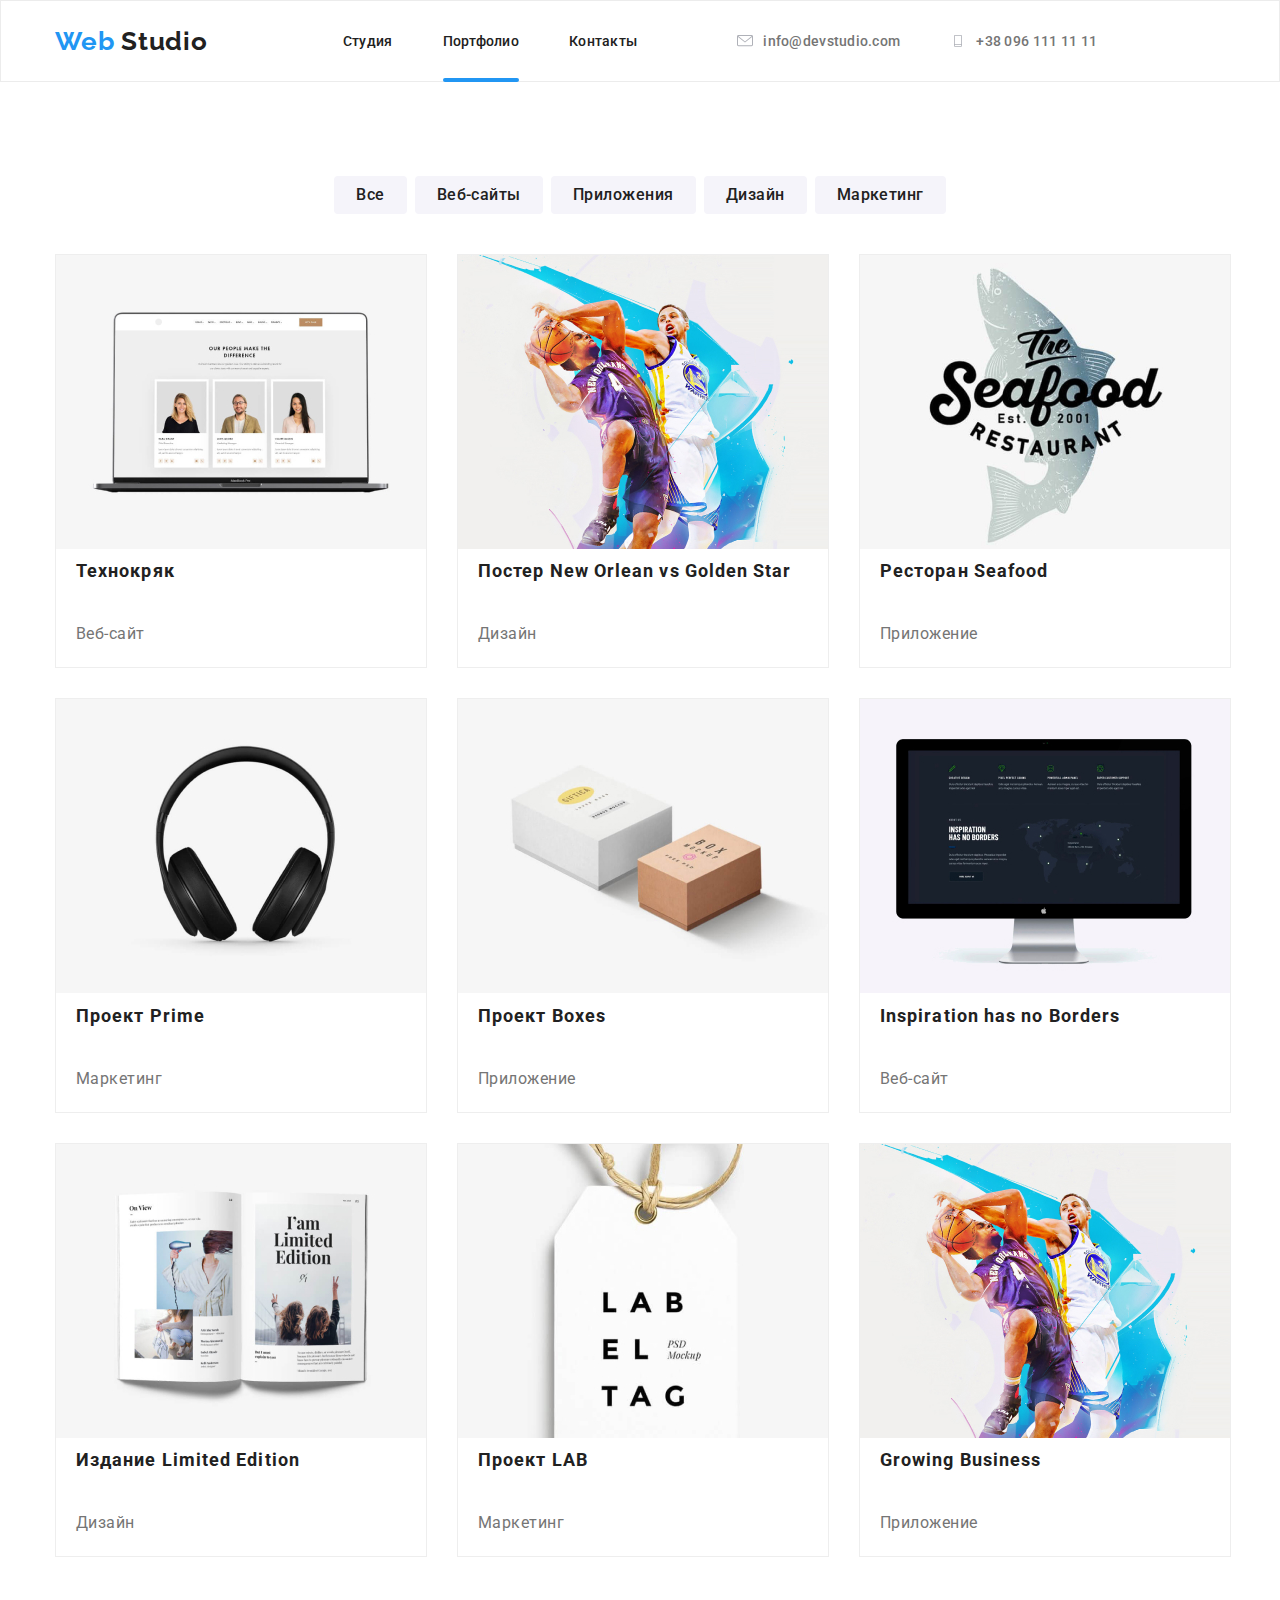
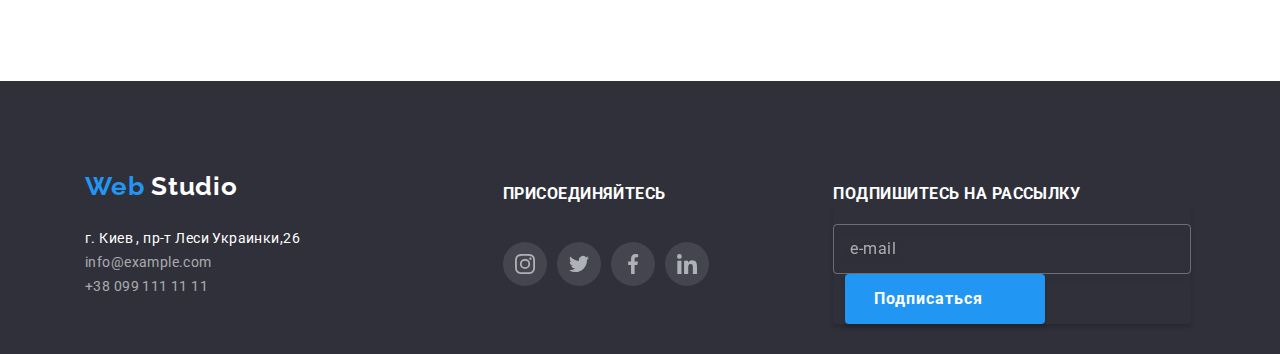
<file: portfolio.html>
<!DOCTYPE html>
<html lang="ru">
	<head>
		<meta charset="UTF-8" />
		<meta name="viewport" content="width=device-width, initial-scale=1.0" />
		<meta http-equiv="X-UA-Compatible" content="ie=edge" />
		<link rel="icon" href="./favicon.ico" type="image/x-icon" />
		<link
			href="https://fonts.googleapis.com/css2?family=Raleway:wght@700&family=Roboto:wght@400;500;700;900&display=swap"
			rel="stylesheet"
		/>
		<link rel="stylesheet" href="./css/normalize.css" />
		<link rel="stylesheet" href="./css/style.css" />
		<title>Web Studio - portfolio</title>
	</head>
	<body>
		<!-- Шапка сайту -->
		<header>
			<div class="container flex">
				<nav class="flex-header">
					<div class="logo">
						<!-- <img src="./images/logo.svg" alt="Логотип компанії" /> -->
						<a href="index.html" title="Main page">
							<span class="web">Web</span>
							<span class="studio">Studio</span>
						</a>
					</div>
					<ul class="link-menu list">
						<li class="item">
							<a href="https://ljubik.github.io/goit-markup-hw-05/index.html" class="menu-line">Cтудия</a>
						</li>
						<li class="item"><a href="portfolio.html" class="menu-line current">Портфолио</a></li>
						<li class="item"><a href="#contacts" class="menu-line">Контакты</a></li>
					</ul>
					<ul class="link-contact list">
						<li class="item">
							<a href="mailto:info@devstudio.com" class="link">
								<span class="link-item">
									<svg class="icon" width="10" height="16">
										<use xlink:href="./images/sprite.svg#icon_mail"></use>
									</svg>
								</span>

								<span>info@devstudio.com</span>
							</a>
						</li>
						<li class="item">
							<a href="tel:+380961111111" class="link">
								<span class="link-item">
									<svg class="icon" width="10" height="16">
										<use xlink:href="./images/sprite.svg#icon_mobile"></use>
									</svg>
								</span>

								<span>+38 096 111 11 11</span>
							</a>
						</li>
					</ul>
				</nav>
			</div>
		</header>
		<!-- Основний контент -->
		<main>
			<h1 hidden>Портфоліо, галерея робіт</h1>
			<!-- розділ galery -->
			<section class="gallery-section" title="Gallery">
				<div class="container">
					<ul class="btn-gal-group list">
						<li class="btn-gal-item"><button class="btn btn-gallery">Все</button></li>
						<li class="btn-gal-item"><button class="btn btn-gallery">Веб-сайты</button></li>
						<li class="btn-gal-item"><button class="btn btn-gallery">Приложения</button></li>
						<li class="btn-gal-item"><button class="btn btn-gallery">Дизайн</button></li>
						<li class="btn-gal-item"><button class="btn btn-gallery">Маркетинг</button></li>
					</ul>
					<div class="gallery">
						<ul class="gallery-list list">
							<li class="gal-item">
								<div class="card-gallery">
									<div class="gal-card-img">
										<a href="#">
											<img src="images/portfolio-1.jpg" alt="Photo portfolio" width="370" height="294" />
										</a>
										<div class="gal-card-overlay">
											<div class="gal-card-actions">
												<div class="gal-card-text">
													Технокряк это современная площадка распространения коронавируса. Компании используют эту
													платформу для цифрового шпионажа и атак на защищённые сервера конкурентов.
												</div>
											</div>
										</div>
									</div>

									<div class="gal-card-info">
										<h2 class="gal-title">Технокряк</h2>

										<p class="gal-text">Веб-сайт</p>
									</div>
								</div>
							</li>
							<li class="gal-item">
								<div class="card-gallery">
									<div class="gal-card-img">
										<a href="#">
											<img src="images/portfolio-2.jpg" alt="Photo portfolio" width="370" height="294" />
										</a>
										<div class="gal-card-overlay">
											<div class="gal-card-actions">
												<div class="gal-card-text"></div>
											</div>
										</div>
									</div>
									<div class="gal-card-info">
										<h2 class="gal-title">Постер New Orlean vs Golden Star</h2>

										<p class="gal-text">Дизайн</p>
									</div>
								</div>
							</li>
							<li class="gal-item">
								<div class="card-gallery">
									<div class="gal-card-img">
										<a href="#">
											<img src="images/portfolio-3.jpg" alt="Photo portfolio" width="370" height="294" />
										</a>
										<div class="gal-card-overlay">
											<div class="gal-card-actions">
												<div class="gal-card-text"></div>
											</div>
										</div>
									</div>

									<div class="gal-card-info">
										<h2 class="gal-title">Ресторан Seafood</h2>

										<p class="gal-text">Приложение</p>
									</div>
								</div>
							</li>
							<li class="gal-item">
								<div class="card-gallery">
									<div class="gal-card-img">
										<a href="#">
											<img src="images/portfolio-4.jpg" alt="Photo portfolio" width="370" height="294" />
										</a>
										<div class="gal-card-overlay">
											<div class="gal-card-actions">
												<div class="gal-card-text"></div>
											</div>
										</div>
									</div>

									<div class="gal-card-info">
										<h2 class="gal-title">Проект Prime</h2>

										<p class="gal-text">Маркетинг</p>
									</div>
								</div>
							</li>
							<li class="gal-item">
								<div class="card-gallery">
									<div class="gal-card-img">
										<a href="#">
											<img src="images/portfolio-5.jpg" alt="Photo portfolio" width="370" height="294" />
										</a>
										<div class="gal-card-overlay">
											<div class="gal-card-actions">
												<div class="gal-card-text"></div>
											</div>
										</div>
									</div>

									<div class="gal-card-info">
										<h2 class="gal-title">Проект Boxes</h2>

										<p class="gal-text">Приложение</p>
									</div>
								</div>
							</li>
							<li class="gal-item">
								<div class="card-gallery">
									<div class="gal-card-img">
										<a href="#">
											<img src="images/portfolio-6.jpg" alt="Photo portfolio" width="370" height="294" />
										</a>
										<div class="gal-card-overlay">
											<div class="gal-card-actions">
												<div class="gal-card-text"></div>
											</div>
										</div>
									</div>

									<div class="gal-card-info">
										<h2 class="gal-title">Inspiration has no Borders</h2>

										<p class="gal-text">Веб-сайт</p>
									</div>
								</div>
							</li>
							<li class="gal-item">
								<div class="card-gallery">
									<div class="gal-card-img">
										<a href="#">
											<img src="images/portfolio-7.jpg" alt="Photo portfolio" width="370" height="294" />
										</a>
										<div class="gal-card-overlay">
											<div class="gal-card-actions">
												<div class="gal-card-text"></div>
											</div>
										</div>
									</div>

									<div class="gal-card-info">
										<h2 class="gal-title">Издание Limited Edition</h2>

										<p class="gal-text">Дизайн</p>
									</div>
								</div>
							</li>
							<li class="gal-item">
								<div class="card-gallery">
									<div class="gal-card-img">
										<a href="#">
											<img src="images/portfolio-8.jpg" alt="Photo portfolio" width="370" height="294" />
										</a>
										<div class="gal-card-overlay">
											<div class="gal-card-actions">
												<div class="gal-card-text"></div>
											</div>
										</div>
									</div>

									<div class="gal-card-info">
										<h2 class="gal-title">Проект LAB</h2>

										<p class="gal-text">Маркетинг</p>
									</div>
								</div>
							</li>
							<li class="gal-item">
								<div class="card-gallery">
									<div class="gal-card-img">
										<a href="#">
											<img src="images/portfolio-2.jpg" alt="Photo portfolio" width="370" height="294" />
										</a>
										<div class="gal-card-overlay">
											<div class="gal-card-actions">
												<div class="gal-card-text"></div>
											</div>
										</div>
									</div>

									<div class="gal-card-info">
										<h2 class="gal-title">Growing Business</h2>

										<p class="gal-text">Приложение</p>
									</div>
								</div>
							</li>
						</ul>
					</div>
				</div>
			</section>
		</main>
		<!-- Нижня частина сайту -->
		<footer id="contacts">
			<div class="container">
				<div class="footer">
					<ul class="foot-list list">
						<li class="foot-address">
							<div class="logo">
								<a href="index.html" title="Main page">
									<span class="web">Web</span>
									<span class="studio-down">Studio</span>
									<br />
								</a>
							</div>
							<div class="address">
								<address>г. Киев , пр-т Леси Украинки,26</address>

								<p><a href="mailto:info@example.com" class="down-cont-link">info@example.com</a></p>
								<p><a href="tel:380991111111" class="down-cont-link">+38 099 111 11 11</a></p>
							</div>
						</li>
						<li class="foot-social">
							<h4>Присоединяйтесь</h4>
							<div class="social">
								<ul class="team-list list">
									<li class="foot-social-card">
										<a
											href="https://instagram.com/"
											class="social-link"
											aria-label="Instagram"
											target="_blank"
											rel="noopener noreferrer"
										>
											<svg class="icon social" width="20" height="20">
												<use xlink:href="./images/sprite.svg#icon_instagram"></use>
											</svg>
										</a>
									</li>
									<li class="foot-social-card">
										<a
											href="https://twitter.com/"
											class="social-link"
											aria-label="Twitter"
											target="_blank"
											rel="noopener noreferrer"
										>
											<svg class="icon social" width="20" height="20">
												<use xlink:href="./images/sprite.svg#icon_twitter"></use>
											</svg>
										</a>
									</li>
									<li class="foot-social-card">
										<a
											href="https://facebook.com/"
											class="social-link"
											aria-label="Facebook"
											target="_blank"
											rel="noopener noreferrer"
										>
											<svg class="icon social" width="20" height="20">
												<use xlink:href="./images/sprite.svg#icon_facebook"></use>
											</svg>
										</a>
									</li>
									<li class="foot-social-card">
										<a
											href="https://linkedin.com/"
											class="social-link"
											aria-label="Linkedin"
											target="_blank"
											rel="noopener noreferrer"
										>
											<svg class="icon social" width="20" height="20">
												<use xlink:href="./images/sprite.svg#icon_linkedin"></use>
											</svg>
										</a>
									</li>
								</ul>
							</div>
						</li>
						<li class="foot-subscribe">
							<h4>Подпишитесь на рассылку</h4>
							<form action="/" id="usrform">
								<input type="text" placeholder="e-mail" class="inpt-mail" name="usrname" />
								<button class="btn-subscribe">
									Подписаться
								</button>
							</form>
						</li>
					</ul>
				</div>
			</div>
		</footer>
	</body>
</html>
</file>
<file: css/style.css>
html {
	box-sizing: border-box;
}

*,
*::before,
*::after {
	box-sizing: inherit;
	margin: 0;
	padding: 0;
	/*outline: 2px solid blue;*/
}

/* *[ Index page style ]* */

/* font-family: 'Raleway', sans-serif;
font-family: 'Roboto', sans-serif; */

:root {
	--dark-color: #212121;
	--body-color: #757575;
	--icon-color: #afb1b8;
	--link-color: #2196f3;
	--light-color: #ffffff;
	--footer-bgcolor: #2f303a;
	--bkg-lite-color: #f5f4fa;
	--bkg-card-color: rgba(47, 48, 58, 0.8);
	--box-shadow-dark: rgba(0, 0, 0, 0.15);
}

body {
	font-family: "Roboto", sans-serif;
	font-style: normal;
	font-weight: normal;
	letter-spacing: 0.03em;
	color: var(--dark-color);
}

a {
	text-decoration: none;
	color: var(--dark-color);
}

/* img {
	display: block;
	width: 100%;
	height: auto;
	clear: left;
} */

a:hover,
a:focus {
	color: var(--link-color);
	fill: var(--link-color);
	transition: color 250ms cubic-bezier(0.4, 0, 0.2, 1);
	transition: fill 250ms cubic-bezier(0.4, 0, 0.2, 1);
}

header {
	border: 1px solid #ececec;
}

.container {
	width: 1200px;
	padding-left: 15px;
	padding-right: 15px;
	margin-left: auto;
	margin-right: auto;
}

.flex {
	display: flex;
}

.flex-header {
	display: flex;
	align-items: center;
}

.nav {
	margin-top: 32px;
	margin-bottom: 32px;
}

.logo {
	font-family: "Raleway", sans-serif;
	font-style: normal;
	font-weight: bold;
	font-size: 26px;
	line-height: 1.192;
	letter-spacing: 0.03em;
	left: 215px;
	top: 24px;
	margin-right: 85px;
	display: inline-block;
}

.web {
	color: var(--link-color);
}

.studio {
	color: var(--dark-color);
}

.list {
	list-style: none;
	padding: 0;
	margin: 0;
}

.link-menu {
	display: flex;
	margin-left: 50px;
	padding-top: 32px;
	padding-bottom: 32px;
	font-size: 14px;
	font-weight: 500;
	letter-spacing: 0.02em;
}

.link-contact {
	display: flex;
	margin-left: 50px;
	padding-top: 32px;
	padding-bottom: 32px;
	flex-direction: row;
	font-size: 14px;
	font-weight: 500;
	letter-spacing: 0.02em;
}

.link-contact .link {
	display: flex;
}

.link-item {
	display: flex;
	align-items: center;
	margin-right: 10px;
}

.icon {
	fill: var(--icon-color);
}

.link-contact svg {
	width: 16px;
	height: 12px;
	align-items: baseline;
}

.link-contact a {
	color: var(--body-color);
	fill: var(--link-color);
}

.link .svg {
	display: inline;
	vertical-align: middle;
}

.link-contact a:hover,
.link-contact a:focus,
.link-contact svg:hover,
.link-contact svg:focus {
	color: var(--link-color);
	--icon-color: var(--link-color);
	transition: color 250ms cubic-bezier(0.4, 0, 0.2, 1);
}

.item {
	margin-right: 50px;
	position: relative;
}

.menu-line::after {
	position: absolute;
	content: "";
	top: 45px;
	display: block;
	left: 0;
	bottom: 0;
	width: 100%;
	height: 4px;
	border-radius: 2px;
	background-color: var(--link-color);
	z-index: 2;
	opacity: 0;
	transform: scaleX(0);
	transition: transform 250ms cubic-bezier(0.4, 0, 0.2, 1), opacity 250ms cubic-bezier(0.4, 0, 0.2, 1);
}

.menu-line.current::after {
	opacity: 1;
	transform: scaleX(1);
}

.menu-line:hover::after {
	opacity: 1;
	transform: scaleX(1);
}

.hero {
	padding-bottom: 200px;
	padding-top: 200px;
	background-image: linear-gradient(rgba(47, 48, 58, 0.4), rgba(47, 48, 58, 0.4)), url(../images/Header_img_opt.png);
	max-width: 1600px;
	display: flex;
	flex-wrap: wrap;
	align-items: center;
	justify-content: center;
	margin: 0 auto;
}

.hero-center {
	text-align: center;
	margin: 0 auto;
}

.hero-high-text {
	font-family: "Roboto", sans-serif;
	font-style: normal;
	letter-spacing: 0.06em;
	color: var(--light-color);
	width: 696px;
	font-weight: 900;
	font-size: 44px;
	line-height: 1.363;
	text-transform: uppercase;
	text-align: center;
	display: flex;
	justify-content: center;
	align-items: center;
	margin: 0 auto;
	padding-bottom: 30px;
}

.btn-hero {
	margin: 0 auto;
	font-weight: bold;
	font-size: 16px;
	line-height: 1.875;
	display: flex;
	align-items: center;
	color: var(--light-color);
	border: none;
	border-radius: 4px;
	box-shadow: 0px 4px 4px rgba(0, 0, 0, 0.15);
	background: var(--link-color);
	width: 200px;
	padding: 10px;
	justify-content: center;
	align-items: center;
}

.btn-hero:hover,
.btn-hero:focus,
.btn-subscribe:hover,
.btn-subscribe:focus {
	background: var(--link-color);
	border-radius: 4px;
	/* box-shadow: 0px 4px 4px rgba(0, 0, 0, 0.15); */
	box-shadow: 0px 4px 4px var(--dark-color);
	cursor: pointer;
	border: none;
	/*ефект зникання*/
	/* transform: scale(2, 0.5);  */
	/* opacity: 0; */
	transition: background-color 250ms cubic-bezier(0.4, 0, 0.2, 1);
}

.btn-hero:active,
.btn-subscribe:active {
	border: none;
}

.benefits {
	padding-top: 94px;
	padding-bottom: 94px;
}

.benefits p {
	font-size: 14px;
	line-height: 1.71;
	letter-spacing: 0.03em;
	color: var(--body-color);
}

.benefits h3 {
	font-weight: bold;
	font-size: 14px;
	line-height: 1.143;
	letter-spacing: 0.03em;
	text-transform: uppercase;
	color: var (--dark-color);
}

.benefits-list {
	display: flex;
}

.benefits-item {
	margin: 10px;
	width: calc((100% - 30px * 2) / 4);
}

.rectangle1 {
	border-radius: 4px;
	display: flex;
	flex-wrap: wrap;
	justify-items: center;
	/* width: calc((100%-30px * 3) / 4); */
	background-color: var(--bkg-lite-color);
	padding-left: 100px;
	padding-top: 25px;
	padding-right: 100px;
	padding-bottom: 25px;
}

.img {
	border-style: none;
	display: block; /* для прибирання пропусків пiсля інлайн компонентів */
}

.rectangle1-img {
	display: flex;
	align-items: center;
	justify-content: center;
}

.rectangle1-img .icon {
	fill: var(--icon-color);
	width: 65px;
	height: 70px;
}

.rectangle1-txt {
	display: flex;
	flex-wrap: wrap;
	padding-top: 30px;
}

.we-do {
	font-weight: bold;
	letter-spacing: 0.03em;
	/* padding-top: 94px; */
	padding-bottom: 94px;
}

.we-do-group {
	display: flex;
	padding-left: 15px;
	padding-right: 15px;
}

.we-do-list {
	display: flex;
}

.we-do-item {
	width: calc((100% - 30px * 2) / 3);
}

.we-do-item:nth-child(even) {
	margin-right: 30px;
	margin-left: 30px;
}

.we-do-fig figcaption {
	font-size: 14px;
	line-height: 1.143;
	text-transform: uppercase;
	text-align: center;
	display: block;
	position: absolute;
	bottom: 0px;
	left: 0px;
	width: 100%;
}

figure {
	position: relative;
}

.we-do-cap {
	display: flex;
	padding-bottom: 28px;
	padding-top: 28px;
	justify-content: center;
	background-color: var(--bkg-card-color);
	color: var(--light-color);
	width: 100%;
}

.team {
	background: var(--bkg-lite-color);
	display: flex;
	flex-wrap: nowrap;
	padding-top: 94px;
	padding-bottom: 94px;
}

.team-container {
	flex-wrap: nowrap;
}

.team-list {
	display: flex;
	flex-wrap: wrap;
}

.team-item {
	display: flex;
	margin-left: 10px;
	margin-right: 10px;
}

.we-do-h-text,
.team-h-text,
.clients-h-text {
	font-family: "Roboto", sans-serif;
	font-style: normal;
	font-weight: bold;
	font-size: 36px;
	line-height: 1.167;
	color: var(--dark-color);
	text-align: center;
	letter-spacing: 0.03em;
	padding-bottom: 50px;
}

.card {
	width: 260px;
	background: var(--light-color);
	box-shadow: 0px 1px 3px rgba(0, 0, 0, 0.12), 0px 1px 1px rgba(0, 0, 0, 0.14), 0px 2px 1px rgba(0, 0, 0, 0.2);
	border-radius: 0px 0px 4px 4px;
	display: flex;
	flex-wrap: wrap;
	justify-content: center;
}

.team-card-info {
	display: flex;
	flex-wrap: wrap;
	padding-top: 30px;
	padding-bottom: 30px;
	flex-direction: column;
}

.social-link {
	display: flex;
	justify-content: center;
	align-items: center;
	width: 44px;
	height: 44px;
	border-radius: 50%;
}

.social {
	display: flex;
	justify-content: center;
	flex-wrap: nowrap;
	background-color: transparent;
}

.team-title {
	display: flex;
	justify-content: center;
	flex-wrap: wrap;
}

.card h3 {
	text-align: center;
}

.card p {
	font-weight: 500;
	font-size: 16px;
	line-height: 1.875;
	color: var(--body-color);
	text-align: center;
	padding-top: 10px;
	padding-bottom: 10px;
}

.team-card {
	flex-wrap: nowrap;
	padding-right: 10px;
}

.team-card svg {
	display: flex;
	width: 20px;
	height: 20px;
	justify-content: center;
}

.team-card a:hover,
.team-card a:focus,
.social-link:hover,
.social-link:focus {
	color: var(--link-color);
	--icon-color: var(--light-color);
	background: var(--link-color);
	border-radius: 50%;
	opacity: 1;
	transition: background-color 250ms cubic-bezier(0.4, 0, 0.2, 1);
	/* transition: background-color 0.2s ease-in; */
}

.clients {
	letter-spacing: 0.03em;
	padding-top: 94px;
	padding-bottom: 94px;
}

.clients-cont {
	display: inline;
	flex-wrap: nowrap;
}

.clients-list {
	display: flex;
	justify-content: center;
}

.clients-card {
	display: flex;
	flex-direction: row;
	margin-left: 10px;
	margin-right: 10px;
	justify-content: center;
	align-items: center;
}

.link-clients {
	display: flex;
	width: 170px;
	height: 90px;
	border: 1px solid #afb1b8;
	border-radius: 4px;
	vertical-align: middle;
	justify-content: center;
	align-items: center;
}

.clients-logo svg {
	display: flex;
	justify-content: center;
}

.link-clients:hover,
.link-clients:focus {
	border: 1px solid var(--link-color);
	--icon-color: var(--link-color);
	opacity: 1;
	transition: fill 250ms cubic-bezier(0.4, 0, 0.2, 1);
	transition: border 250ms cubic-bezier(0.4, 0, 0.2, 1);
}

footer {
	left: 1px;
	background: var(--footer-bgcolor);
	color: var(--light-color);
	display: flex;
}

.footer {
	display: flex;
	padding: 30px;
}

.foot-list {
	display: flex;
	flex-wrap: nowrap;
	/*width: calc((100% - 30px * 2) / 3); */
}

.foot-address {
	display: flex;
	flex-wrap: wrap;
	padding-top: 60px;
	font-size: 14px;
	line-height: 1.71;
	letter-spacing: 0.03em;
}

.foot-social {
	display: flex;
	flex-wrap: wrap;
	text-transform: uppercase;
	padding-top: 74px;
	padding-left: 147px;
}

.foot-social-card {
	background: rgba(255, 255, 255, 0.1);
	border-radius: 50%;
	flex-wrap: nowrap;
	/* padding-top: 20px;
	padding-right: 10px; */
	margin-right: 10px;
	width: 44px;
	height: 44px;
}

.foot-subscribe {
	display: flex;
	flex-wrap: wrap;
	text-transform: uppercase;
	padding-top: 74px;
	padding-left: 104px;
}

.studio-down {
	color: var(--light-color);
	display: inline;
}
.address {
	display: flex;
	flex-wrap: wrap;
	display: inline-block;
}

address {
	font-style: normal;
}

.down-cont-link {
	color: rgba(255, 255, 255, 0.6);
}

form {
	box-shadow: 0px 4px 4px rgba(0, 0, 0, 0.15);
	border-radius: 4px;
	position: relative;
}

.inpt-mail {
	border: 1px solid rgba(255, 255, 255, 0.3);
	box-sizing: border-box;
	/* box-shadow: 0px 4px 4px rgba(0, 0, 0, 0.15);
  border-radius: 4px; */
	background: var(--footer-bgcolor);
	margin-top: 20px;
	width: 358px;
	height: 50px;
	background: transparent;
	padding: 15px 16px;
	filter: drop-shadow(0px 4px 4px rgba(0, 0, 0, 0.15));
	border-radius: 4px;
}

.inpt-mail::placeholder {
	font-size: 16px;
	line-height: 1.25;
	display: flex;
	align-items: center;
	letter-spacing: 0.03em;
	color: rgba(255, 255, 255, 0.6);
}

.btn-subscribe {
	color: var(--light-color);
	background-color: var(--link-color);
	font-style: normal;
	font-weight: bold;
	font-size: 16px;
	line-height: 1.875;
	display: flex;
	align-items: center;
	text-align: center;
	letter-spacing: 0.06em;
	border-radius: 4px;
	box-shadow: 0px 4px 4px rgba(0, 0, 0, 0.15);
	padding-left: 29px;
	padding-right: 62px;
	padding-top: 10px;
	padding-bottom: 10px;
	border: none;
	text-align: left;
	vertical-align: center;
	position: relative;
	width: 200px;
	height: 50px;
	margin-left: 12px;
}

.btn-subscribe::after {
	content: "";
	display: block;
	margin-right: 16px;
	background-image: url(../images/icon/icon_send.svg);
	background-repeat: no-repeat;
}

/* *[ Modal window style ]* */
.backdrop {
	position: fixed;
	top: 0;
	left: 0;
	bottom: 0;
	width: 100%;
	background-color: rgba(25, 28, 38, 0.8);
	pointer-events: initial;
	z-index: 100;
	opacity: 1;

	transition: opacity 250ms cubic-bezier(0.4, 0, 0.2, 1);
}

.backdrop.is-hidden {
	/* visibility: hidden; */
	pointer-events: none;
	opacity: 0;
}

.backdrop.is-hidden .modal {
	transform: translate(-50%, -50%) scale(1.1);
}

.modal {
	width: 528px;
	display: flex;
	min-width: 528px;
	height: 80%;
	padding: 80px 40px;
	position: absolute;
	top: 50%;
	left: 50%;
	background-color: var(--light-color);
	transform: translate(-50%, -50%) scale(1);
	transition: transform 250ms cubic-bezier(0.4, 0, 0.2, 1);
	padding: 80px 40px;
	z-index: 101;
}

.modal p {
	font-size: 24px;
}

.btn-close-modal {
	position: absolute;
	top: 15px;
	right: 15px;
	width: 30px;
	height: 30px;
	border-radius: 50%;
	padding-top: 9px;
	padding-left: 9px;
	padding-right: 9px;
	padding-bottom: 9px;
	border: 1px solid rgba(0, 0, 0, 0.1);
	/* border: 1px solid var(--dark-color); */
	background-color: var(--light-color);
	color: var(--light-color);
	cursor: pointer;
	z-index: 302;
}

/* .btn-close-modal > svg {
	display: flex;
	justify-items: center;
	align-content: center;
	padding-right: 5px;
	padding-left: 5px;
	padding-top: 5px;
} */

.btn-close-modal:hover,
.btn-close-modal:focus {
	--dark-color: var(--link-color);
	transition: fill 0.2s ease-in;
}

/* *[ Portfolio page style ]* */
.gallery-section {
	display: flex;
	padding-bottom: 94px;
	padding-top: 94px;
}

.gallery {
	display: flex;
	width: 1176px;
	padding-top: 40px;
}

.btn-gal-group {
	display: flex;
	justify-content: center;
}

.btn {
	background: var(--bkg-lite-color);
	border-radius: 4px;
}

.btn:hover,
.btn:focus {
	background-color: var(--link-color);
	/* border: 2px solid var(--link-color); */
	border: none;
	box-shadow: 0px 3px 1px rgba(0, 0, 0, 0.1), 0px 1px 2px rgba(0, 0, 0, 0.08), 0px 2px 2px rgba(0, 0, 0, 0.12);
	color: var(--light-color);
	cursor: pointer;
	transition: background-color 250ms cubic-bezier(0.4, 0, 0.2, 1);
}

.btn-gallery {
	background: var(--bkg-lite-color);
	border-radius: 4px;
	border: none;
	border-color: var(--bkg-lite-color);
	font-weight: 500;
	font-size: 16px;
	line-height: 1.625;
	letter-spacing: 0.03em;
	color: var(--dark-color);
	padding-left: 22px;
	padding-right: 22px;
	padding-top: 6px;
	padding-bottom: 6px;
	margin-left: 4px;
	margin-right: 4px;
}

.gallery-list {
	display: flex;
	flex-wrap: wrap;
	justify-content: space-between;
}

.gal-item {
	width: calc((100% - 30px * 2) / 3);
	margin-bottom: 30px;
}

.gal-item:hover {
	box-shadow: 0px 1px 1px rgba(0, 0, 0, 0.12), 0px 4px 4px rgba(0, 0, 0, 0.06), 1px 4px 6px rgba(0, 0, 0, 0.16);
	/* border-radius: 0px 0px 4px 4px; */
}

.card-gallery {
	background: var(--light-color);
	border: 1px solid #eeeeee;
	box-sizing: border-box;
	/* box-shadow: 1px 4px 6px rgba(0, 0, 0, 0.16), 0px 4px 4px rgba(0, 0, 0, 0.06), 0px 1px 1px rgba(0, 0, 0, 0.12); */
	/* border-radius: 0px 0px 4px 4px; */
	display: flex;
	flex-wrap: wrap;
	border: 1px solid #eeeeee;
	box-sizing: border-box;
	position: relative;
}

.gal-card-img {
	position: relative;
}

.gal-card-overlay {
	position: absolute;
	top: 0;
	left: 0;
	width: 100%;
	height: 100%;
	background-color: rgba(33, 150, 243, 0.9);
	transform: translateY(100%);
	opacity: 0;
	transition: transform 250ms cubic-bezier(0.4, 0, 0.2, 1), opacity 250ms cubic-bezier(0.4, 0, 0.2, 1);
}

.card-gallery:hover .gal-card-overlay {
	transform: translateX(0);
	opacity: 1;
}

.gal-card-actions {
	position: absolute;
	display: flex;
	top: 0;
	left: 0;
	transform: translate(-50%, -50%);
	opacity: 0;
	transition: opacity 250ms cubic-bezier(0.4, 0, 0.2, 1) 250ms;
}

.card-gallery:hover .gal-card-actions {
	opacity: 1;
}

.gal-card-text {
	font-style: normal;
	font-weight: normal;
	font-size: 18px;
	line-height: 1.56;
	letter-spacing: 0.03em;
	color: var(--light-color);
	position: absolute;
	display: block;
	left: 24px;
	right: 24px;
	top: 63px;
	bottom: 63px;
	width: 322px;
}

.gal-card-info {
	flex-wrap: wrap;
	padding-left: 20px;
}

.card-gallery h2 {
	font-size: 18px;
	line-height: 2;
	letter-spacing: 0.06em;
	color: var(--dark-color);
}

.card-gallery p {
	display: flex;
	margin-top: 30px;
	margin-bottom: 18px;
	font-weight: normal;
	font-size: 16px;
	line-height: 1.875;
	letter-spacing: 0.03em;
	color: var(--body-color);
}

.gallery-txt {
	display: flex;
	color: var(--light-color);
}
</file>
